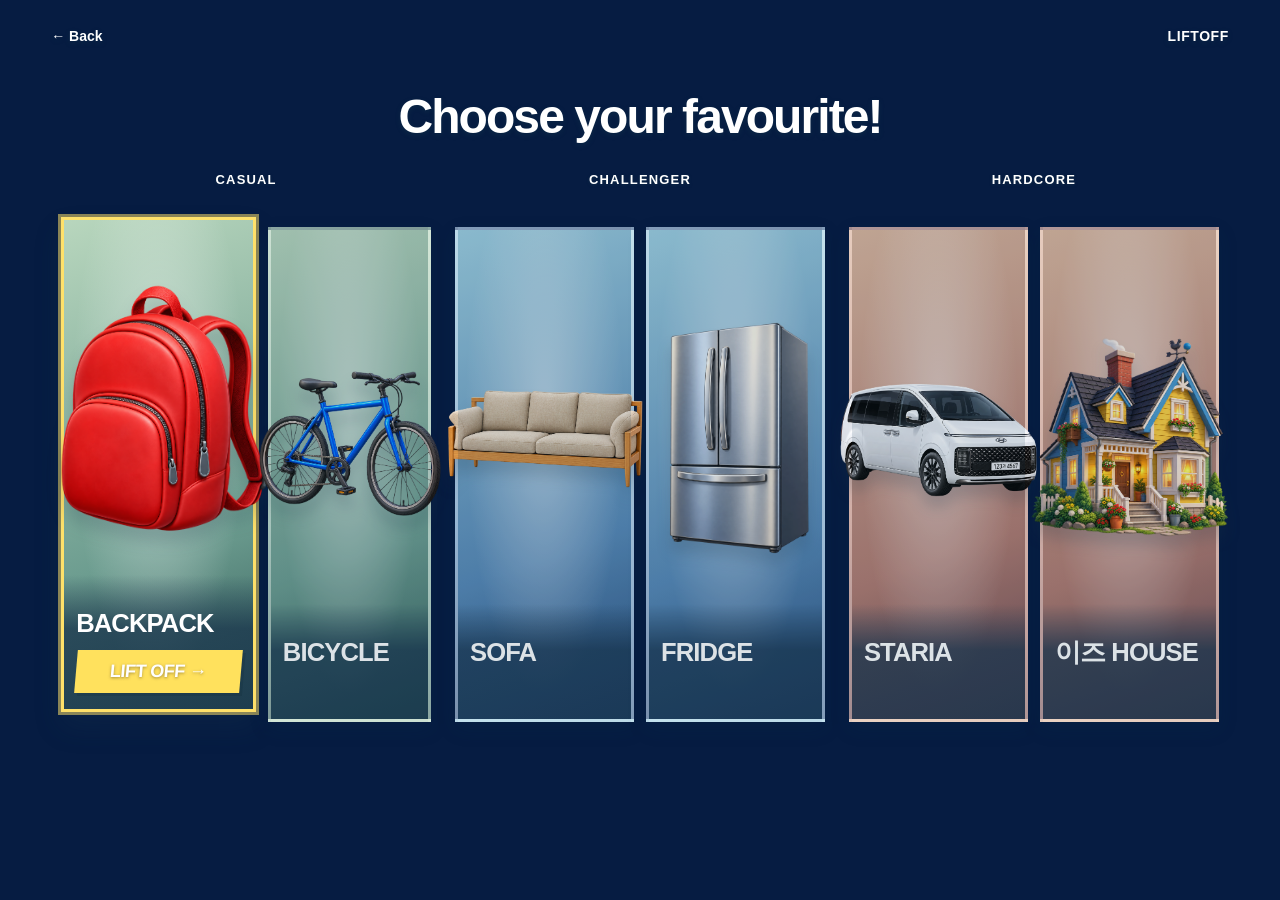
<file: index.html>
<!DOCTYPE html>
<html lang="en">
<head>
  <meta charset="UTF-8">
  <meta name="viewport" content="width=device-width, initial-scale=1.0">
  <title>Balloons</title>

  <style>
    * {
      margin: 0;
      padding: 0;
      box-sizing: border-box;
    }

    body {
      font-family: Arial, Helvetica, sans-serif;
      background: #9bc9df;
    }

    .landing-journey { height: 420svh; }

    .landing-page {
      width: 100%;
      min-height: 100vh;
      min-height: 100svh;
      position: sticky;
      top: 0;
      height: 100svh;
      overflow: hidden;
      isolation: isolate;
      background: #061c42 url("menu-balloon-sky.png") center / cover no-repeat;

      display: flex;
      align-items: center;
      justify-content: center;
    }

    .transition-balloon {
      position: absolute;
      left: 50%;
      top: 50%;
      width: var(--cover-size, 200vmax);
      height: calc(var(--cover-size, 200vmax) * 1.2);
      border-radius: 50% 50% 47% 47%;
      transform: translate(-50%, -50%) scale(var(--balloon-scale, 1));
      will-change: transform;
      pointer-events: none;
      z-index: -1;
      background: url("landing-balloon-city.png") center / var(--art-width, 100vw) var(--art-height, 100vh) no-repeat;

    }

    .transition-balloon::before {
      content: "";
      position: absolute;
      top: calc(100% - 2px);
      left: 50%;
      width: 5%;
      height: 5%;
      background: #df8170;
      clip-path: polygon(50% 0, 100% 100%, 0 100%);
      transform: translateX(-50%);
    }

    .transition-balloon::after {
      content: "";
      position: absolute;
      top: 104%;
      left: 50%;
      width: 0.2%;
      height: 40%;
      background: #fff9;
    }

    .logo {
      position: absolute;
      top: 32px;
      left: 42px;

      color: white;
      font-size: 14px;
      font-weight: bold;
    }

    .content {
      text-align: center;
      padding: 80px 20px;
    }

    .content p {
      color: #fff;
      font-size: clamp(20px, 2.7vw, 34px);
      font-weight: 600;
      margin-bottom: 10px;
    }

    .content h1 {
      color: #fff;
      font-size: clamp(52px, 8.3vw, 108px);
      font-weight: 700;
      line-height: 1.1;
      letter-spacing: -2px;
      margin-bottom: 30px;
    }

    .landing-instructions {
      position: absolute;
      left: 50%;
      top: 50%;
      width: min(1000px, calc(100% - 48px));
      transform: translate(-50%, -50%);
      color: #fff;
      font-family: inherit;
      font-size: clamp(30px, 5.2vw, 68px);
      font-weight: 700;
      line-height: 1.15;
      letter-spacing: -.035em;
      text-align: center;
      opacity: 0;
      pointer-events: none;
    }

    .instruction-line { display: block; margin: .15em 0; }
    .instruction-word { display: inline-block; opacity: 0; }

    .scroll-hint {
      position: absolute;
      left: 50%;
      bottom: max(30px, env(safe-area-inset-bottom));
      transform: translateX(-50%);
      display: flex;
      align-items: center;
      gap: 14px;
      padding: 15px 23px;
      border: 1px solid rgba(255, 255, 255, .65);
      border-radius: 40px;
      background: rgba(4, 18, 41, .9);
      box-shadow: 0 5px 24px rgba(0, 0, 0, .3);
      color: #fff;
      font-size: clamp(12px, 1.1vw, 15px);
      font-weight: 700;
      letter-spacing: .08em;
      white-space: nowrap;
      pointer-events: none;
    }

    .scroll-hint .scroll-mouse { display: block; position: relative; width: 22px; height: 33px; border: 2px solid #ffe16a; border-radius: 12px; flex-shrink: 0; }
    .scroll-mouse::after { content: ""; position: absolute; left: 50%; top: 6px; width: 3px; height: 7px; border-radius: 2px; background: #ffe16a; transform: translateX(-50%); animation: scroll-wheel 1.5s ease-in-out infinite; }
    .scroll-hint .scroll-arrow { display: block; color: #ffe16a; font-size: 24px; line-height: 1; animation: scroll-nudge 1.5s ease-in-out infinite; }
    @keyframes scroll-nudge { 50% { transform: translateY(5px); } }
    @keyframes scroll-wheel { 0%, 100% { opacity: .4; transform: translate(-50%, 0); } 50% { opacity: 1; transform: translate(-50%, 6px); } }
    @media (prefers-reduced-motion: reduce) { .scroll-hint .scroll-arrow, .scroll-mouse::after { animation: none; } }
    .skip-intro { position: fixed; top: 12px; left: 50%; transform: translate(-50%, -200%); z-index: 10000; color: #183346; background: white; padding: 12px 20px; border-radius: 4px; }
    .skip-intro:focus { transform: translate(-50%, 0); }

    .balloon-layer {
      position: fixed;
      inset: 0;
      overflow: hidden;
      pointer-events: none;
      z-index: 9999;
    }

    .cursor-balloon {
      position: absolute;
      width: var(--size);
      height: calc(var(--size) * 1.28);
      border-radius: 50% 50% 47% 47%;
      background: radial-gradient(ellipse at 30% 25%, rgba(255, 255, 255, 0.75), transparent 40%), var(--balloon-color);
      box-shadow: inset -3px -4px 6px rgba(0, 0, 0, 0.12);
      animation: balloon-float 2s ease-out forwards;
    }

    .cursor-balloon::before {
      content: "";
      position: absolute;
      bottom: -4px;
      left: 50%;
      transform: translateX(-50%);
      border-left: 4px solid transparent;
      border-right: 4px solid transparent;
      border-bottom: 6px solid var(--balloon-color);
    }

    .cursor-balloon::after {
      content: "";
      position: absolute;
      top: calc(100% + 4px);
      left: 50%;
      width: 1px;
      height: 25px;
      background: rgba(255, 255, 255, 0.85);
    }

    @keyframes balloon-float {
      0% { opacity: 0; transform: translate(-50%, -50%) scale(0.4); }
      15% { opacity: 1; }
      100% {
        opacity: 0;
        transform: translate(calc(-50% + var(--drift)), -200px) rotate(var(--rotation)) scale(1);
      }
    }

    @media (max-width: 600px) {
      .logo {
        top: 24px;
        left: 24px;
      }

      .content h1 {
        letter-spacing: -1px;
      }

    }

    @media (prefers-reduced-motion: reduce) {
      .cursor-balloon { display: none; }
      .scroll-hint span { animation: none; }
      .transition-balloon { will-change: auto; }
    }
  </style>
</head>

<body>
  <a class="skip-intro" href="choose.html">Skip intro — choose an object</a>
  <main class="landing-journey" id="landing-journey">
  <section class="landing-page" aria-label="Scroll down to choose an object">
    <div class="transition-balloon" id="transition-balloon" aria-hidden="true"></div>
    <div class="logo">LIFTOFF</div>

    <div class="content">
      <p>LET’S BLOW UP SOME</p>
      <h1>BALLOONS!</h1>


    </div>
    <div class="landing-instructions" id="landing-instructions">
      <p aria-label="Easy. Just lift it in under 30 seconds! Watch out for incoming birds. Good luck!">
        <span class="instruction-line" aria-hidden="true">Easy.</span>
        <span class="instruction-line" aria-hidden="true">Just lift it in under 30 seconds!</span>
        <span class="instruction-line" aria-hidden="true">Watch out for incoming birds.</span>
        <span class="instruction-line" aria-hidden="true">Good luck!</span>
      </p>
    </div>
    <div class="scroll-hint" id="scroll-hint"><span class="scroll-mouse" aria-hidden="true"></span>SCROLL TO LIFT OFF<span class="scroll-arrow" aria-hidden="true">↓</span></div>
  </section>
  </main>
  <noscript><a href="choose.html">Choose an object →</a></noscript>

  <div class="balloon-layer" id="balloon-layer" aria-hidden="true"></div>

  <script>
    const balloonLayer = document.getElementById("balloon-layer");
    const balloonColors = ["#ff5c8a", "#ffca3a", "#8ac926", "#35baff", "#b76cff", "#ff914d"];
    const reducedMotion = window.matchMedia("(prefers-reduced-motion: reduce)");
    let lastBalloonTime = 0;

    document.addEventListener("pointermove", function (event) {
      if (event.pointerType === "touch" || reducedMotion.matches) return;
      const now = performance.now();
      if (now - lastBalloonTime < 65) return;
      lastBalloonTime = now;
      const balloon = document.createElement("div");
      balloon.className = "cursor-balloon";
      const color = balloonColors[Math.floor(Math.random() * balloonColors.length)];
      const size = 18 + Math.random() * 14;
      const drift = Math.random() * 100 - 50;
      const rotation = Math.random() * 40 - 20;
      balloon.style.left = event.clientX + "px";
      balloon.style.top = event.clientY + "px";
      balloon.style.setProperty("--balloon-color", color);
      balloon.style.setProperty("--size", size + "px");
      balloon.style.setProperty("--drift", drift + "px");
      balloon.style.setProperty("--rotation", rotation + "deg");
      balloonLayer.appendChild(balloon);
      balloon.addEventListener("animationend", function () { balloon.remove(); }, { once: true });
    });

    reducedMotion.addEventListener("change", function (event) {
      if (event.matches) balloonLayer.replaceChildren();
    });
  </script>
  <script src="landing.js"></script>
</body>
</html>
</file>
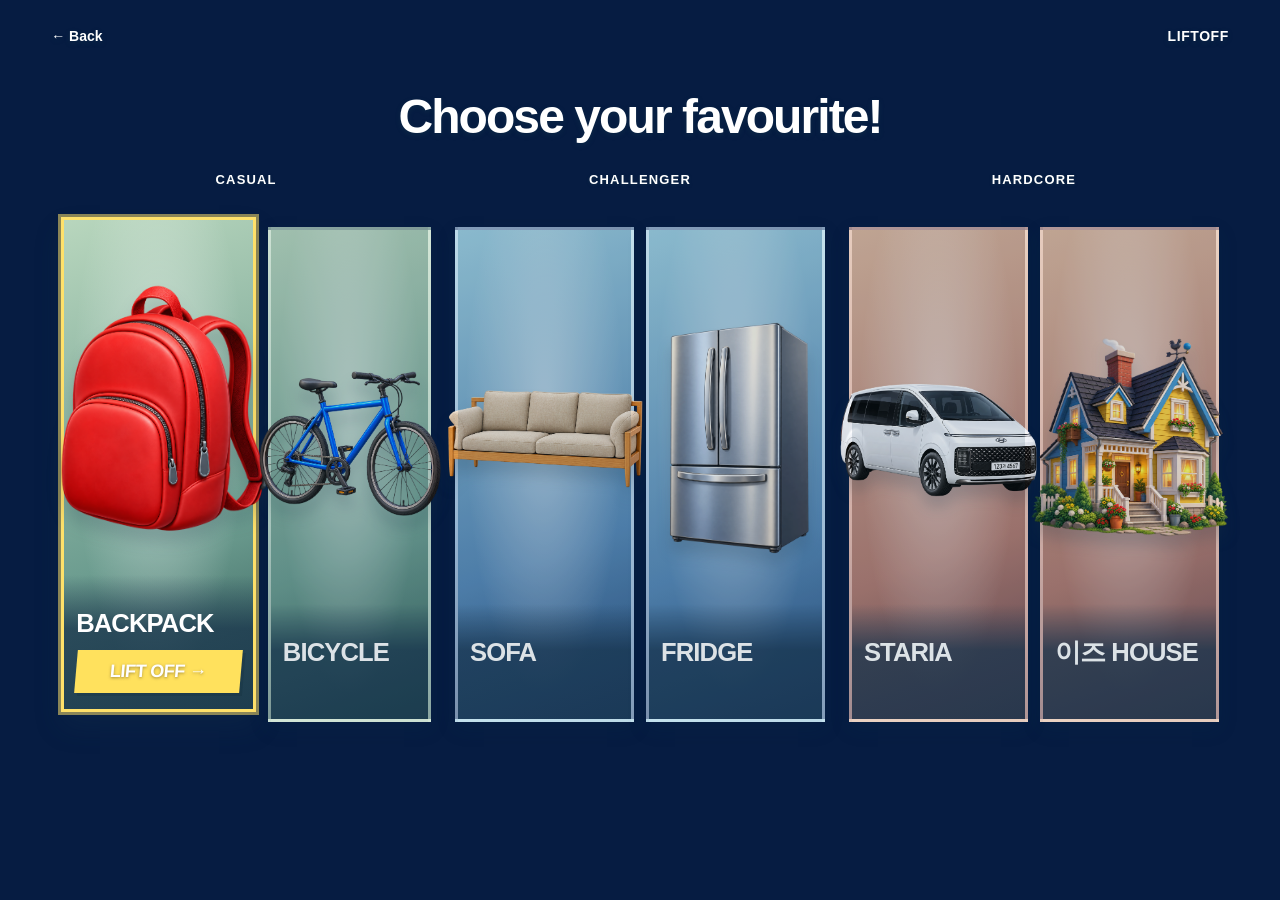
<file: choose.html>
<!doctype html>
<html lang="en">
<head>
  <meta charset="utf-8">
  <meta name="viewport" content="width=device-width, initial-scale=1">
  <title>Choose your favourite — Balloons</title>
  <link rel="stylesheet" href="minigame.css">
  <script>
    if (new URLSearchParams(location.search).get('intro') === 'balloon') {
      document.documentElement.classList.add('balloon-arrival');
    }
  </script>
</head>
<body class="selection-menu">
  <div class="arrival-balloon" aria-hidden="true"></div>
  <main class="selection-page">
    <header><a class="back-link" href="index.html">← Back</a><span class="wordmark" id="selected-mode">LIFTOFF</span></header>
    <h1>Choose your favourite!</h1>
    <div class="choice-grid" id="choice-grid" aria-label="Choose an object"></div>
  </main>
  <script src="missions.js"></script>
  <script src="modes.js"></script>
  <script src="selection.js"></script>
</body>
</html>
</file>
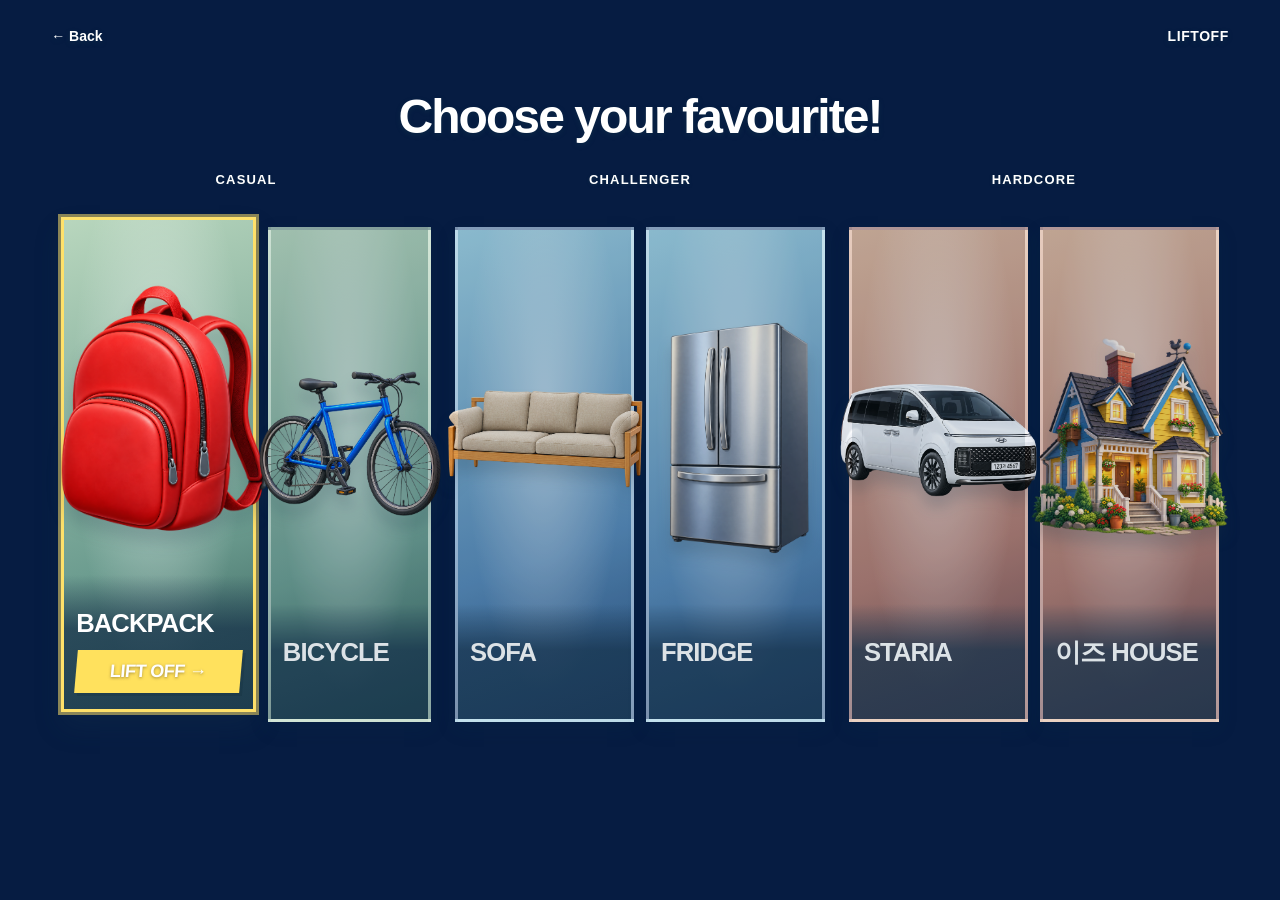
<file: modes.html>
<!doctype html>
<html lang="en"><head><meta charset="utf-8"><meta name="viewport" content="width=device-width, initial-scale=1"><meta http-equiv="refresh" content="0;url=choose.html"><title>Choose your object — Balloons</title></head><body><a href="choose.html">Choose your object →</a></body></html>
</file>
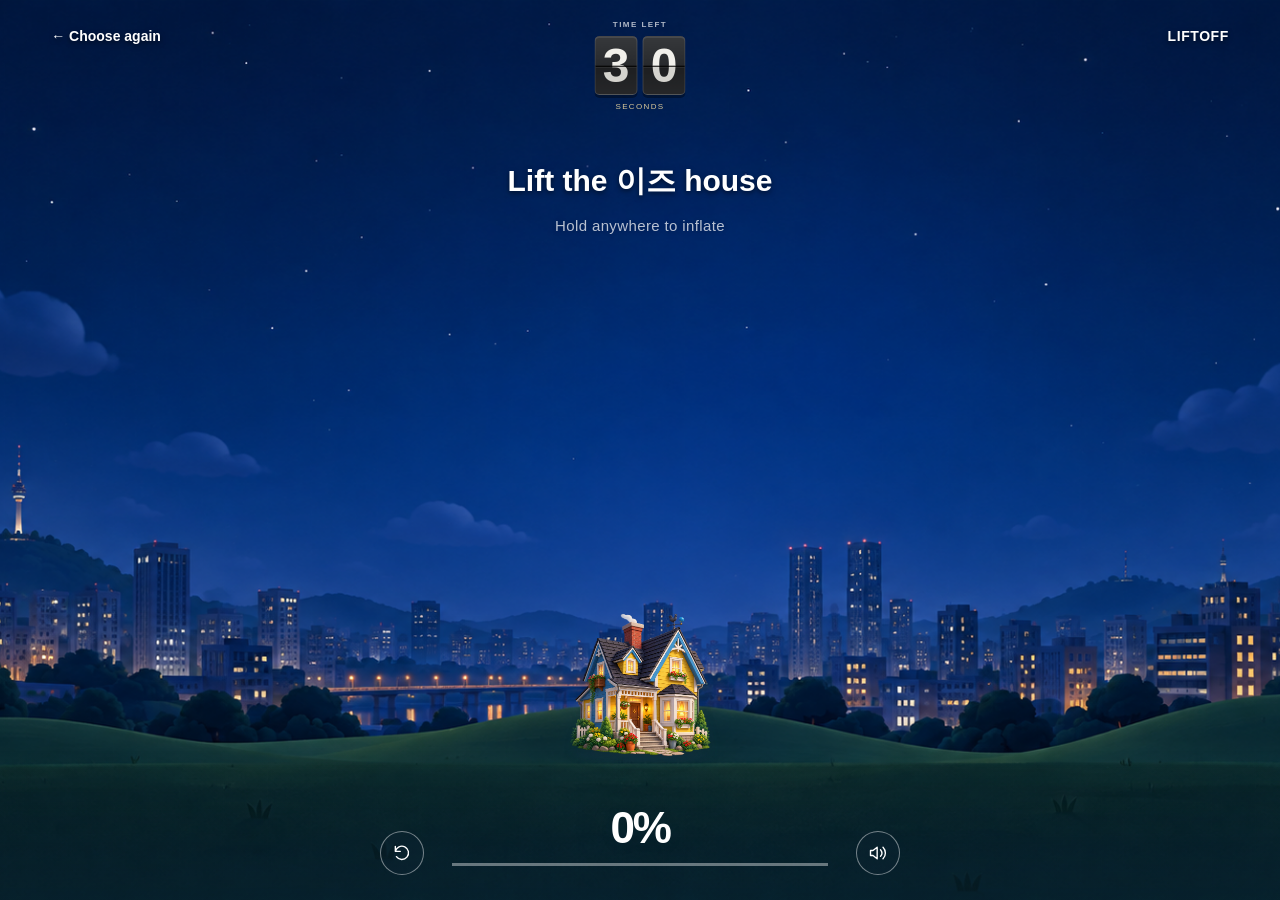
<file: play.html>
<!doctype html>
<html lang="en">
<head>
  <meta charset="utf-8">
  <meta name="viewport" content="width=device-width, initial-scale=1">
  <title>Lift off! — Balloons</title>
  <link rel="stylesheet" href="styles.css">
  <link rel="stylesheet" href="minigame.css">
</head>
<body class="play-page">
  <header class="game-header"><a class="back-link" href="choose.html">← Choose again</a><span class="wordmark">LIFTOFF</span></header>
  <div class="round-clock" id="round-clock" role="timer" aria-label="30 seconds remaining">
    <span class="clock-caption" aria-hidden="true">TIME LEFT</span>
    <span id="timer" aria-hidden="true">
      <span class="flip-digit" id="timer-tens" data-value="3"><span class="flip-leaf">3</span><span class="digit-seam"></span></span>
      <span class="flip-digit" id="timer-ones" data-value="0"><span class="flip-leaf">0</span><span class="digit-seam"></span></span>
    </span>
    <span class="clock-unit" aria-hidden="true">SECONDS</span>
  </div>
  <main class="game-stage" id="game-stage">
    <div class="ground-scene" aria-hidden="true"></div>
    <div class="game-instructions"><h1 id="mission-title">Lift off</h1><p class="hold-prompt" id="hold-prompt">Hold anywhere to inflate</p></div>
    <div id="lift-object" class="lift-object"></div>
    <div class="ground-shadow" id="ground-shadow"></div>
  </main>
  <canvas id="game-canvas" aria-hidden="true"></canvas>
  <div id="bird-warning" class="bird-warning" role="status" hidden>Bird approaching — click it to protect your balloons!</div>
  <button id="bird-deflect" class="bird-deflect" type="button" aria-label="Chase away the bird" hidden></button>
  <div class="timing-meter" id="timing-meter" aria-label="Release inside the green arc" hidden>
    <svg class="timing-ring" viewBox="0 0 64 64" aria-hidden="true">
      <circle class="ring-track" cx="32" cy="32" r="26"/>
      <circle class="ring-pressure" id="meter-pressure" cx="32" cy="32" r="26" transform="rotate(-90 32 32)"/>
      <circle class="ring-zone" id="meter-zone" cx="32" cy="32" r="26" transform="rotate(-90 32 32)"/>
      <g id="meter-needle"><line x1="32" y1="32" x2="32" y2="9"/><circle cx="32" cy="9" r="2"/></g>
      <circle class="ring-center" cx="32" cy="32" r="8"/>
    </svg>
    <strong id="timing-hint">HOLD</strong>
  </div>
  <footer class="game-controls" aria-label="Flight controls">
    <button class="hud-icon" id="restart" type="button" aria-label="Restart flight" title="Restart flight">
      <svg viewBox="0 0 24 24" aria-hidden="true"><path d="M4 10a8 8 0 1 1 1.3 6.4M4 4v6h6"/></svg>
    </button>
    <div class="progress-panel">
      <div class="progress-copy"><span id="lift-percent">0%</span></div>
      <progress id="lift-progress" value="0" max="12" aria-label="Lift progress"></progress>
    </div>
    <button class="hud-icon" id="sound-toggle" type="button" aria-label="Turn sound off" aria-pressed="true" title="Turn sound off">
      <svg viewBox="0 0 24 24" aria-hidden="true">
        <path d="M11 5 6 9H3v6h3l5 4Z"/>
        <g class="audio-waves"><path d="M15 8a6 6 0 0 1 0 8m3-11a10 10 0 0 1 0 14"/></g>
        <g class="audio-muted"><path d="m16 9 5 6m0-6-5 6"/></g>
      </svg>
    </button>
  </footer>
  <dialog id="result-dialog"><h2 id="result-title"></h2><p id="result-description"></p><p class="next-challenge-copy" id="next-challenge-copy" hidden></p><a class="next-challenge" id="next-challenge" hidden></a><button class="pill" id="play-again">Play again</button><a href="choose.html">Choose another object →</a></dialog>
  <script src="missions.js"></script>
  <script src="modes.js"></script>
  <script src="game.js"></script>
  <script src="minigame.js"></script>
</body>
</html>
</file>
<file: minigame.css>
* { box-sizing: border-box; }
body { margin: 0; font-family: Arial, Helvetica, sans-serif; background: #9bc9df url('site-background-navy.png') center / cover fixed no-repeat; color: #183346; }
button, a { -webkit-tap-highlight-color: transparent; }
button { font: inherit; cursor: pointer; }
a { color: inherit; text-decoration: none; }
button:focus-visible, a:focus-visible { outline: 3px solid #171717; outline-offset: 5px; }
header { display: flex; align-items: center; justify-content: space-between; gap: 16px; }
.back-link { font-size: 14px; font-weight: 600; }
.wordmark { font-size: 14px; font-weight: 700; letter-spacing: .04em; }
.selection-page { max-width: 1100px; min-height: 100svh; margin: auto; padding: 28px 7% 30px; }
.selection-page h1 { margin: 32px 0 8px; font-size: clamp(24px, 3vw, 34px); }
.intro { margin: 0 0 24px; font-size: 14px; }
.choice-grid { display: grid; grid-template-columns: repeat(3, minmax(0, 1fr)); gap: 24px 32px; }
.choice-card { position: relative; height: clamp(145px, 25vh, 225px); padding: 12px; border: 3px solid transparent; background: #fff; color: #171717; display: flex; flex-direction: column; align-items: center; justify-content: center; gap: 8px; transition: transform .15s, border-color .15s; }
.choice-card:hover { transform: translateY(-3px); }
.choice-card[aria-pressed="true"] { border-color: #ffdc45; box-shadow: 0 0 0 3px #171717; }
.choice-card img { width: 100%; height: calc(100% - 28px); object-fit: contain; min-height: 0; }
.choice-emoji { font-size: clamp(55px, 8vw, 100px); line-height: 1.1; }
.choice-name { font-size: 14px; font-weight: 700; }
.choice-check { display: none; position: absolute; right: 8px; top: 8px; border-radius: 50%; background: #ffdc45; padding: 3px 6px; }
.choice-card[aria-pressed="true"] .choice-check { display: block; }
.selection-footer { display: flex; align-items: center; justify-content: space-between; gap: 20px; margin-top: 28px; font-size: 13px; }
.pill { background: #fff; color: #171717; padding: 11px 24px; border: 0; border-radius: 50px; font-weight: 700; white-space: nowrap; }
.pill:hover { background: #ffec9b; }
.pill:disabled { opacity: .55; cursor: default; }
.play-page { overflow: hidden; height: 100svh; }
.game-header { position: absolute; top: 0; left: 0; width: 100%; padding: 28px 4%; z-index: 20; }
#timer { min-width: 45px; text-align: right; font-weight: 700; }
.game-stage { position: absolute; inset: 0; touch-action: none; user-select: none; }
.game-instructions { position: absolute; top: 95px; left: 20px; right: 20px; text-align: center; pointer-events: none; }
.game-instructions h1 { margin: 0 0 8px; font-size: clamp(24px, 3vw, 36px); }
.game-instructions p { margin: 0 0 8px; }
.game-instructions small { opacity: .85; }
.lift-object { position: absolute; bottom: 150px; left: calc(50% - 95px); width: 190px; height: 180px; display: grid; place-items: center; transition: transform .8s ease; pointer-events: none; }
.lift-object img { width: 100%; height: 100%; object-fit: contain; mix-blend-mode: multiply; }
.lift-object span { font-size: 120px; }
.ground-shadow { position: absolute; bottom: 140px; left: calc(50% - 65px); width: 130px; height: 14px; border-radius: 50%; background: #7e168f44; transition: opacity .8s, transform .8s; pointer-events: none; }
.game-controls { position: absolute; bottom: 28px; left: 4%; right: 4%; z-index: 20; display: grid; grid-template-columns: auto minmax(0, 1fr) auto; gap: 7%; align-items: start; }
.progress-panel { padding-top: 2px; }
.progress-copy { display: flex; justify-content: space-between; font-size: 12px; margin-bottom: 7px; }
progress { display: block; width: 100%; height: 15px; border: 0; border-radius: 20px; overflow: hidden; background: #ffffff55; accent-color: #ffdc45; }
progress::-webkit-progress-bar { background: #ffffff55; border-radius: 20px; }
progress::-webkit-progress-value { background: #ffdc45; border-radius: 20px; transition: width .4s; }
.progress-panel p { font-size: 12px; text-align: center; margin: 8px 0 0; min-height: 28px; }
dialog { width: min(420px, 90vw); border: 0; border-radius: 18px; padding: 32px; text-align: center; color: #171717; }
dialog::backdrop { background: #18334688; }
dialog h2 { margin-top: 0; }
dialog p { line-height: 1.5; }
dialog .pill { background: #ffdc45; }
dialog a { display: block; margin-top: 20px; font-size: 14px; }
@media (max-width: 600px) {
  .selection-page { padding: 24px; }
  .choice-grid { gap: 16px; grid-template-columns: repeat(2, minmax(0, 1fr)); }
  .choice-card { height: 155px; }
  .selection-footer { align-items: flex-end; }
  .game-header { padding: 24px 20px; }
  .game-header .wordmark { display: none; }
  .game-controls { grid-template-columns: 1fr 1fr; gap: 14px; left: 20px; right: 20px; bottom: 20px; }
  .progress-panel { grid-row: 1; grid-column: 1 / -1; }
  .game-controls .pill { padding: 10px 16px; }
  .lift-object { bottom: 180px; width: 150px; height: 145px; left: calc(50% - 75px); }
  .ground-shadow { bottom: 170px; }
}
@media (prefers-reduced-motion: reduce) {
  .choice-card, .lift-object, .ground-shadow { transition: none; }
}

/* Minigame: daylight, restrained controls, and a readable pressure gauge. */
.play-page { color: #183346; background: #031b40 url('game-night-city.png') center bottom / cover no-repeat; }
.play-page::before { content: ''; position: fixed; inset: 0; pointer-events: none; }
.play-page .lift-object { transition: transform 1.3s cubic-bezier(.22,.61,.36,1); }
.play-page .lift-object img { mix-blend-mode: normal; filter: drop-shadow(2px 8px 5px #152b3b22); }
.play-page .ground-shadow { background: #263f5133; filter: blur(3px); transition: opacity 1.3s, transform 1.3s; }
.timing-meter { position: fixed; width: 64px; height: 64px; transform: translate(-50%, -50%); z-index: 30; pointer-events: none; color: #fff; filter: drop-shadow(0 2px 3px #0008); }
.timing-meter[hidden] { display: none; }
.timing-ring { display: block; width: 64px; height: 64px; overflow: visible; }
.ring-track, .ring-pressure, .ring-zone { fill: none; stroke-width: 7; }
.ring-track { stroke: #121b24dc; }
.ring-pressure { stroke: #218fd1; stroke-dasharray: 0 163.363; }
.ring-zone { stroke: #8bdd65; stroke-dasharray: 10 163.363; }
#meter-needle line { stroke: #fff; stroke-width: 1.7; }
#meter-needle circle { fill: #fff; }
.ring-center { fill: #17232b; stroke: #ffffffb0; stroke-width: 1.5; }
.timing-meter strong { position: absolute; top: 68px; left: 50%; transform: translateX(-50%); font-size: 9px; font-weight: 700; white-space: nowrap; letter-spacing: .06em; text-shadow: 0 1px 3px #000; }
.timing-meter[data-state="ready"] .ring-center, .timing-meter[data-state="success"] .ring-center { fill: #467e32; }
.timing-meter[data-state="danger"] .ring-pressure, .timing-meter[data-state="miss"] .ring-pressure { stroke: #e53b36; }
.play-page .progress-panel { background: #f5f8f4df; padding: 12px 16px 0; border: 1px solid #243b4b26; border-radius: 6px; }
.play-page progress::-webkit-progress-bar { background: #d7dfdf; }
.play-page progress::-webkit-progress-value { background: #4d795c; }
.play-page .pill { background: #f5f8f4ed; color: #183346; border: 1px solid #243b4b26; border-radius: 5px; font-size: 13px; }
@media (prefers-reduced-motion: reduce) { .play-page .lift-object, .play-page .ground-shadow { transition: none; } }
.bird-warning { position: fixed; top: 190px; left: 50%; transform: translateX(-50%); padding: 9px 16px; max-width: calc(100% - 32px); background: #fff3d9ed; border: 1px solid #b58b4b70; border-radius: 5px; color: #67471e; font-size: 12px; text-align: center; z-index: 25; pointer-events: none; }
.bird-warning[hidden] { display: none; }
.bird-deflect { position: fixed; width: 88px; height: 88px; transform: translate(-50%, -50%); padding: 0; border: 1px solid transparent; border-radius: 50%; background: transparent; cursor: crosshair; z-index: 21; touch-action: none; }
.bird-deflect:hover, .bird-deflect:focus-visible { border-color: #ffffffa0; background: #ffffff0d; outline: 2px solid #18334666; outline-offset: 2px; }
.bird-deflect[hidden] { display: none; }

/* A fixed ground plane makes separation from the surface visible. */
.ground-scene { position: absolute; left: 0; right: 0; bottom: 0; height: 240px; background: url('ground.svg') center bottom / 100% 100% no-repeat; pointer-events: none; }
.game-stage .ground-shadow { z-index: 1; }
.game-stage .lift-object { z-index: 2; }
.game-stage .game-instructions { z-index: 3; }
.selection-page .back-link, .selection-page .wordmark, .selection-page h1, .selection-page .intro, .selection-footer { text-shadow: 0 1px 8px #ffffffb0; }
.selection-page .choice-card { box-shadow: 0 4px 16px #18334616; }
.selection-page .choice-card[aria-pressed="true"] { box-shadow: 0 0 0 3px #183346; }
@media (max-width: 600px) { .ground-scene { height: 280px; } }

.play-page .game-header .wordmark { margin-left: auto; }
.play-page .game-instructions { top: 161px; }
.play-page .game-instructions h1 { font-size: clamp(22px, 2.5vw, 30px); }
.bird-warning { top: 258px; }
@media (max-width: 600px) { .game-header .back-link { max-width: calc(50vw - 75px); font-size: 12px; } .play-page .game-instructions small { display: block; max-width: 330px; margin: auto; font-size: 11px; } }
@media (max-height: 600px) { .play-page .game-instructions { top: 125px; } .bird-warning { top: 220px; } }
@media (prefers-reduced-motion: reduce) { .round-clock { transition: none; } .round-clock.is-ticking { animation: none; } }

/* Continue the landing balloon into the menu instead of fading it away. */
.arrival-balloon { display: none; }
.balloon-arrival .arrival-balloon { display: block; position: fixed; top: 50%; left: 50%; width: 64px; height: 76.8px; border-radius: 50% 50% 47% 47%; z-index: 50; pointer-events: none; transform: translate(-50%, -50%); background: url('landing-balloon-city.png') center / cover no-repeat; animation: arrival-fly 1.9s cubic-bezier(.45,0,.65,1) both; }
.arrival-balloon::before { content: ''; position: absolute; top: calc(100% - 2px); left: 50%; width: 5%; height: 5%; background: #df8170; clip-path: polygon(50% 0, 100% 100%, 0 100%); transform: translateX(-50%); }
.arrival-balloon::after { content: ''; position: absolute; top: 104%; left: 50%; width: 1px; height: 40%; background: #fff9; }
.balloon-arrival .selection-page { animation: menu-arrive 1.5s .35s ease-out both; }
@keyframes arrival-fly {
  0% { transform: translate(-50%, -50%); }
  30% { transform: translate(calc(-50% + 10px), calc(-50% - 45px)) rotate(4deg); }
  100% { transform: translate(calc(-50% - 24px), calc(-50% - 50vh - 160px)) rotate(-6deg); visibility: hidden; }
}
@keyframes menu-arrive { from { opacity: 0; transform: translateY(16px); visibility: hidden; } to { opacity: 1; transform: translateY(0); visibility: visible; } }
@media (prefers-reduced-motion: reduce) {
  .balloon-arrival .arrival-balloon { display: none; animation: none; }
  .balloon-arrival .selection-page { animation: none; }
}

/* Poster-style selection: a horizontal line-up, with the active cargo in front. */
.selection-menu .selection-page { max-width: 1600px; padding: 28px 4% 34px; }
.selection-menu h1 { margin: 45px 0 8px; font-size: clamp(28px, 4vw, 48px); font-weight: 900; letter-spacing: -.04em; text-align: center; }
.selection-menu .intro { text-align: center; margin-bottom: 18px; }
.selection-menu .choice-grid { display: flex; align-items: stretch; gap: 12px; padding: 30px 10px 22px; min-width: 0; }
.selection-menu .choice-card { display: block; flex: 1 1 0; min-width: 0; height: clamp(330px, 55svh, 540px); padding: 0; border: 3px solid #ffffff60; position: relative; background: linear-gradient(160deg, #8ad4e9, #4e89b9 65%, #254b83); box-shadow: 0 7px 18px #11394a25; transition: flex .25s, transform .25s, border-color .2s; isolation: isolate; }
.selection-menu .choice-card::before { content: ''; position: absolute; inset: 0; z-index: -1; background: radial-gradient(ellipse at 50% 38%, #ffffff75, transparent 65%); }
.selection-menu .choice-card::after { content: ''; position: absolute; inset: 0; background: #14365625; pointer-events: none; transition: opacity .2s; }
.selection-menu .choice-card:hover { transform: translateY(-5px); }
.selection-menu .choice-card[data-selected="true"] { flex: 1.2 1 0; transform: translateY(-10px); border-color: #ffe16a; box-shadow: 0 0 0 3px #ffe16a88, 0 15px 25px #17395038; }
.selection-menu .choice-card[data-selected="true"]::after { opacity: 0; }
.card-select { display: block; width: 100%; height: 100%; padding: 0; border: 0; color: #fff; background: transparent; text-align: left; overflow: hidden; }
.card-number { position: absolute; top: 12px; left: 13px; font-size: 12px; font-weight: 800; opacity: .7; letter-spacing: .1em; }
.card-art { position: absolute; inset: 25px -8% 100px; display: flex; align-items: center; justify-content: center; transition: transform .25s; }
.selection-menu .choice-card img { width: 100%; height: 100%; object-fit: contain; filter: drop-shadow(0 12px 7px #19324533); }
.selection-menu .choice-emoji { font-size: clamp(60px, 8vw, 120px); filter: drop-shadow(0 12px 7px #19324533); }
.card-caption { position: absolute; bottom: 0; left: 0; right: 0; padding: 36px 12px 25px; background: linear-gradient(transparent, #17324bba 40%); min-height: 115px; }
.card-difficulty { display: block; margin-bottom: 9px; font-size: 9px; font-weight: 700; letter-spacing: .12em; color: #fffbcf; }
.selection-menu .choice-name { display: block; font-size: clamp(18px, 2vw, 29px); line-height: .98; font-weight: 900; text-transform: uppercase; letter-spacing: -.035em; overflow-wrap: normal; }
.selection-menu .choice-card[data-selected="true"] .card-caption { padding-bottom: 73px; }
.selection-menu .choice-card[data-selected="true"] .card-art { transform: translateY(-12px) scale(1.04); }
.card-play { display: none; position: absolute; z-index: 2; left: 12px; right: 12px; bottom: 16px; text-align: center; padding: 11px 6px; color: #142c3b; background: #ffe15d; font-size: 18px; font-weight: 900; letter-spacing: -.03em; transform: skew(-5deg); box-shadow: 3px 3px 0 #142c3b45; }
.selection-menu .choice-card[data-selected="true"] .card-play { display: block; }
.card-play:hover { background: #fff0a2; }
.selection-menu .selection-footer { margin-top: 0; padding: 0 10px; }
.selection-tip { font-size: 10px; font-weight: 700; letter-spacing: .1em; }
@media (max-width: 900px) {
  .selection-menu .choice-grid { overflow-x: auto; scroll-snap-type: x mandatory; scrollbar-width: thin; scrollbar-color: #18334666 #ffffff44; padding-left: 10px; padding-right: 10px; }
  .selection-menu .choice-card, .selection-menu .choice-card[data-selected="true"] { flex: 0 0 clamp(165px, 29vw, 230px); scroll-snap-align: center; }
  .selection-menu .choice-name { font-size: 27px; }
  .selection-menu .choice-emoji { font-size: 100px; }
}
@media (max-width: 600px) {
  .selection-menu .selection-page { padding: 24px 18px; }
  .selection-menu h1 { margin-top: 32px; }
  .selection-menu .choice-card, .selection-menu .choice-card[data-selected="true"] { flex-basis: 64vw; height: clamp(330px, 55svh, 470px); }
  .selection-menu .choice-grid { gap: 18px; }
  .selection-menu .selection-tip { max-width: 145px; text-align: right; line-height: 1.7; }
}
@media (prefers-reduced-motion: reduce) { .selection-menu .choice-card, .card-art { transition: none; } }

/* Same difficulty, same colour. Cargo runs from light to heavy. */
.selection-menu .choice-card[data-difficulty="casual"] { background: linear-gradient(160deg, #b8d6bd, #6d9d90 65%, #315c58); }
.selection-menu .choice-card[data-difficulty="challenger"] { background: linear-gradient(160deg, #9fcfe1, #5788b6 65%, #294d7b); }
.selection-menu .choice-card[data-difficulty="hardcore"] { background: linear-gradient(160deg, #ddb69d, #b27b70 65%, #6a464d); }
@media (min-width: 901px) { .selection-menu .choice-card:nth-child(3), .selection-menu .choice-card:nth-child(5) { margin-left: 12px; } }

/* Rectangular category labels match the cargo cards beneath them. */
.selection-menu .choice-grid { gap: 24px; padding-top: 10px; }
.difficulty-group { flex: 1 1 0; min-width: 0; }
.difficulty-heading { width: fit-content; min-width: 150px; margin: 0 auto 30px; padding: 10px 25px; border: 2px solid #315c58; border-radius: 0; background: #d4e8d3; color: #234a3c; text-align: center; text-transform: uppercase; font-size: 13px; font-weight: 900; letter-spacing: .09em; box-shadow: 0 3px 0 #18334622; }
.difficulty-group[data-difficulty="challenger"] .difficulty-heading { background: #c6e2f5; color: #294d7b; border-color: #294d7b; }
.difficulty-group[data-difficulty="hardcore"] .difficulty-heading { background: #f1cec0; color: #6a3640; border-color: #6a464d; }
.difficulty-cards { display: flex; align-items: stretch; gap: 12px; }
@media (max-width: 900px) {
  .difficulty-group { flex: 0 0 calc(clamp(165px, 29vw, 230px) * 2 + 12px); }
  .difficulty-heading { margin-bottom: 28px; }
}
@media (max-width: 600px) {
  .selection-menu .choice-grid { gap: 28px; }
  .difficulty-group { flex-basis: calc(128vw + 18px); }
  .difficulty-cards { gap: 18px; }
}

/* White menu typography; the group headings carry each difficulty label. */
.selection-menu { color: #fff; }
.selection-menu .selection-page .back-link,
.selection-menu .selection-page .wordmark,
.selection-menu .selection-page h1,
.selection-menu .selection-page .intro,
.selection-menu .selection-footer { color: #fff; text-shadow: 0 2px 5px #12364b70; }
.selection-menu .difficulty-heading,
.selection-menu .difficulty-group[data-difficulty="challenger"] .difficulty-heading,
.selection-menu .difficulty-group[data-difficulty="hardcore"] .difficulty-heading { color: #fff; text-shadow: 0 1px 3px #173b4e80; }
.selection-menu .card-play { color: #fff; text-shadow: 0 1px 3px #4b391c80; }

/* Let the successful flight be the reward; keep the result out of its way. */
.play-page .lift-object.is-launching { transition: none; animation: cargo-launch 2.6s cubic-bezier(.45,0,.7,1) forwards; }
@keyframes cargo-launch { from { transform: var(--launch-start); } to { transform: translateY(var(--launch-end)); } }
.play-page .game-instructions, .play-page .game-controls, .round-clock { transition: opacity .35s; }
.is-finished .game-instructions, .is-finished .game-controls, .is-finished .round-clock, .is-finished .timing-meter { opacity: 0; pointer-events: none; }
.is-victory .ground-shadow { opacity: 0 !important; }
#result-dialog { position: fixed; inset: 50% auto auto 50%; transform: translate(-50%, -50%); margin: 0; width: min(460px, calc(100% - 40px)); padding: 20px 0; border: 0; border-radius: 0; background: transparent; box-shadow: none; color: #fff; text-shadow: 0 2px 8px #16384c80; }
#result-dialog::backdrop { background: transparent; }
#result-dialog[open] { animation: flight-result-in .45s ease-out both; }
#result-dialog h2 { font-size: clamp(36px, 6vw, 64px); font-weight: 900; letter-spacing: -.05em; margin: 0 0 9px; }
#result-dialog p { font-size: 15px; margin: 0 0 24px; }
#result-dialog .pill { background: transparent; border: 1px solid #ffffffa0; border-radius: 0; color: #fff; padding: 12px 25px; font-size: 13px; text-shadow: inherit; }
#result-dialog .pill:hover { background: #ffffff22; }
#result-dialog a { font-size: 12px; margin-top: 18px; }
#result-dialog :focus-visible { outline: 2px solid #ffe16a; outline-offset: 5px; }
@keyframes flight-result-in { from { opacity: 0; } to { opacity: 1; } }
@media (prefers-reduced-motion: reduce) {
  .play-page .lift-object.is-launching { animation-duration: .15s; }
  #result-dialog[open] { animation: none; }
}

/* Keep game text readable against the shared dark blue wallpaper. */
.play-page { color: #fff; }
.play-page .game-header, .play-page .game-instructions { text-shadow: 0 2px 5px #0008; }
.play-page .progress-panel { color: #183346; }

/* Compact flight HUD: the scene stays open, controls sit on a quiet baseline. */
.play-page::after { content: ''; position: fixed; inset: auto 0 0; height: 150px; background: linear-gradient(transparent, #102b4338); pointer-events: none; z-index: 3; }
.play-page .game-controls { position: fixed; left: 50%; right: auto; bottom: max(25px, env(safe-area-inset-bottom)); width: min(520px, calc(100% - 48px)); transform: translateX(-50%); display: grid; grid-template-columns: 44px minmax(0, 1fr) 44px; align-items: end; gap: 28px; }
.play-page .game-controls .progress-panel { grid-column: 2; grid-row: 1; padding: 0 0 9px; border: 0; border-radius: 0; background: none; color: #fff; }
.play-page .progress-copy { display: block; text-align: center; margin-bottom: 13px; }
.play-page #lift-percent { display: inline-block; font-size: 44px; line-height: 1; font-weight: 700; letter-spacing: -.055em; font-variant-numeric: tabular-nums; text-shadow: 0 2px 12px #0e263b24; }
.play-page #lift-progress { display: block; width: 100%; height: 3px; border: 0; border-radius: 0; background: #ffffff38; accent-color: #fff; overflow: hidden; }
.play-page #lift-progress::-webkit-progress-bar { background: #ffffff38; border-radius: 0; }
.play-page #lift-progress::-webkit-progress-value { background: #fff; border-radius: 0; transition: width .6s ease; }
.play-page #lift-progress::-moz-progress-bar { background: #fff; border-radius: 0; }
.hud-icon { display: grid; place-items: center; width: 44px; height: 44px; padding: 11px; border: 1px solid #ffffff70; border-radius: 50%; background: #16304324; color: #fff; transition: background-color .15s, border-color .15s, transform .15s; }
.hud-icon svg { width: 20px; height: 20px; fill: none; stroke: currentColor; stroke-width: 1.65; stroke-linecap: round; stroke-linejoin: round; }
.hud-icon:hover { background: #ffffff25; border-color: #fff; transform: translateY(-2px); }
.hud-icon:active { transform: scale(.94); }
.hud-icon:focus-visible { outline: 2px solid #fff; outline-offset: 5px; }
.hud-icon[aria-pressed="false"] .audio-waves, .hud-icon[aria-pressed="true"] .audio-muted { display: none; }
.play-page #game-feedback { position: absolute; bottom: calc(100% + 16px); left: 50%; transform: translate(-50%, 6px); width: max-content; max-width: calc(100vw - 48px); margin: 0; padding: 8px 14px; border: 0; border-radius: 4px; background: #172e41e8; color: #fff; text-align: center; font-size: 12px; line-height: 1.4; letter-spacing: .01em; pointer-events: none; opacity: 0; transition: opacity .18s, transform .18s; }
.play-page #game-feedback[data-active="true"] { opacity: 1; transform: translate(-50%, 0); }
@media (max-width: 600px) { .play-page .game-controls { width: calc(100% - 40px); gap: 22px; bottom: max(22px, env(safe-area-inset-bottom)); } .play-page #lift-percent { font-size: 38px; } }
@media (prefers-reduced-motion: reduce) { .hud-icon, .play-page #game-feedback, .play-page #lift-progress::-webkit-progress-value { transition: none; } }

/* Separate the result from the busy flight scene with a readable dark scrim. */
#result-dialog::backdrop { background: rgba(10, 17, 30, .82); backdrop-filter: blur(8px); -webkit-backdrop-filter: blur(8px); }
#result-dialog { width: min(600px, calc(100% - 40px)); padding: 28px 16px; color: #fff; text-shadow: none; }
#result-dialog h2 { font-size: clamp(48px, 9vw, 96px); line-height: 1; margin-bottom: 20px; }
#result-dialog[data-outcome="pass"] h2 { color: #c9f29b; }
#result-dialog[data-outcome="fail"] h2 { color: #ffb19e; }
#result-dialog p { font-size: clamp(16px, 2vw, 21px); color: #f0f2f6; margin-bottom: 34px; }
#result-dialog .pill { min-width: 180px; padding: 15px 30px; border: 1px solid #fff; background: #fff; color: #152337; font-weight: 700; text-shadow: none; }
#result-dialog .pill:hover { background: #e5ebf0; }
#result-dialog a { color: #f0f2f6; margin-top: 25px; font-size: 14px; text-decoration: underline; text-underline-offset: 5px; }
#result-dialog :focus-visible { outline: 2px solid #fff; outline-offset: 6px; }

.selection-menu .difficulty-group .difficulty-heading { border: 0; background: transparent; box-shadow: none; color: #fff; padding: 10px 0; text-shadow: 0 1px 3px #173b4e60; }

/* Two mechanical split-flap digits, with a stronger final-ten countdown. */
.round-clock { position: fixed; z-index: 24; top: 20px; left: 50%; transform: translateX(-50%); display: flex; flex-direction: column; align-items: center; gap: 7px; width: auto; height: auto; border: 0; background: none; pointer-events: none; color: #fff; }
.clock-caption { font-size: 8px; font-weight: 700; letter-spacing: .18em; color: #ffffffb0; }
.round-clock #timer { display: flex; gap: 5px; min-width: 0; padding: 0; }
.flip-digit { position: relative; display: block; width: 43px; height: 59px; border: 1px solid #ffffff25; border-radius: 5px; background: linear-gradient(#36383b 0%, #282a2d 49.5%, #1d1e20 50%, #262729 100%); box-shadow: 0 3px 0 #0005, inset 0 1px 0 #ffffff17; color: #f1f0eb; font-family: 'Arial Narrow', Impact, sans-serif; font-size: 48px; font-weight: 800; font-variant-numeric: tabular-nums; line-height: 1; perspective: 250px; transition: width .25s, height .25s, color .25s, font-size .25s; }
.flip-digit::before, .flip-digit::after, .flip-leaf { content: attr(data-value); position: absolute; inset: 0; display: grid; place-items: center; }
.flip-digit::before { clip-path: inset(0 0 50% 0); }
.flip-digit::after { clip-path: inset(50% 0 0 0); color: #d4d3ce; }
.flip-leaf { opacity: 0; clip-path: inset(0 0 50% 0); transform-origin: center center; backface-visibility: hidden; z-index: 2; background: linear-gradient(#36383b, #282a2d); border-radius: inherit; }
.flip-digit.is-flipping .flip-leaf { animation: digit-flip .32s ease-in both; }
.digit-seam { position: absolute; top: 50%; left: 0; right: 0; height: 1px; background: #000b; box-shadow: 0 1px 0 #ffffff10; z-index: 3; }
.clock-unit { font-size: 8px; letter-spacing: .17em; color: #d8c899; }
.round-clock.is-urgent .flip-digit { width: 54px; height: 73px; font-size: 63px; color: #ffca88; border-color: #e7ae6f70; }
.round-clock.is-urgent .flip-digit::after { color: #e9b478; }
.round-clock.is-urgent .clock-caption { color: #ffcf9b; }
.round-clock.is-critical .flip-digit { color: #ff9384; border-color: #ff9384a0; }
.round-clock.is-critical .flip-digit::after { color: #f48b7d; }
.round-clock.is-critical .clock-unit { color: #ff9384; }
.round-clock.is-ticking { animation: flip-clock-alert .35s ease-out; }
@keyframes digit-flip { 0% { opacity: 1; transform: rotateX(0deg); } 90% { opacity: 1; } 100% { opacity: 0; transform: rotateX(-90deg); } }
@keyframes flip-clock-alert { 0% { transform: translateX(-50%) scale(1.08); } 100% { transform: translateX(-50%) scale(1); } }
@media (max-height: 600px) { .round-clock { top: 12px; gap: 4px; } .flip-digit { width: 35px; height: 47px; font-size: 39px; } .round-clock.is-urgent .flip-digit { width: 43px; height: 58px; font-size: 49px; } }
@media (prefers-reduced-motion: reduce) { .flip-digit { transition: none; } .flip-digit.is-flipping .flip-leaf, .round-clock.is-ticking { animation: none; } }

/* The night-city wallpaper already includes its own ground plane. */
.play-page .ground-scene { display: none; }

/* Ground contact and continuous lift are driven by the flight simulation. */
.play-page .lift-object { display: flex; align-items: flex-end; justify-content: center; transition: none; }
.play-page .lift-object img { transform: translateY(var(--foot-adjust, 0%)); }
.play-page .lift-object > span { display: block; line-height: 1; transform: translateY(.08em); }
.play-page .ground-shadow { transition: none; }

#result-dialog .next-challenge-copy { margin: 0 auto 16px; max-width: 350px; font-size: 14px; line-height: 1.5; color: #dce3ee; }
#result-dialog .next-challenge { display: block; width: fit-content; margin: 0 auto 16px; padding: 13px 24px; background: #c9f29b; color: #14231a; text-decoration: none; font-size: 14px; font-weight: 700; }
#result-dialog .next-challenge:hover { background: #dcffb8; }
#result-dialog .next-challenge[hidden], #result-dialog .next-challenge-copy[hidden] { display: none; }

#result-dialog #play-again[hidden], #result-dialog #result-description[hidden] { display: none; }

/* Object selection wallpaper. */
body.selection-menu { background: #061c42; }

.play-page .game-instructions .hold-prompt { margin: 13px 0 0; color: #ffffffb8; font-size: clamp(12px, 1.2vw, 15px); line-height: 1.4; font-weight: 400; letter-spacing: .025em; text-shadow: 0 1px 4px #00152d50; opacity: 1; transition: opacity .3s ease; }
.play-page .game-instructions .hold-prompt.is-dismissed { opacity: 0; }
@media (prefers-reduced-motion: reduce) { .play-page .game-instructions .hold-prompt { transition: none; } }
</file>
<file: styles.css>
/* Keep the existing document layout; balloons are a non-blocking overlay. */
#game-canvas {
  position: fixed;
  inset: 0;
  width: 100%;
  height: 100%;
  pointer-events: none;
  z-index: 10;
}

.hidden {
  display: none;
}
</file>
